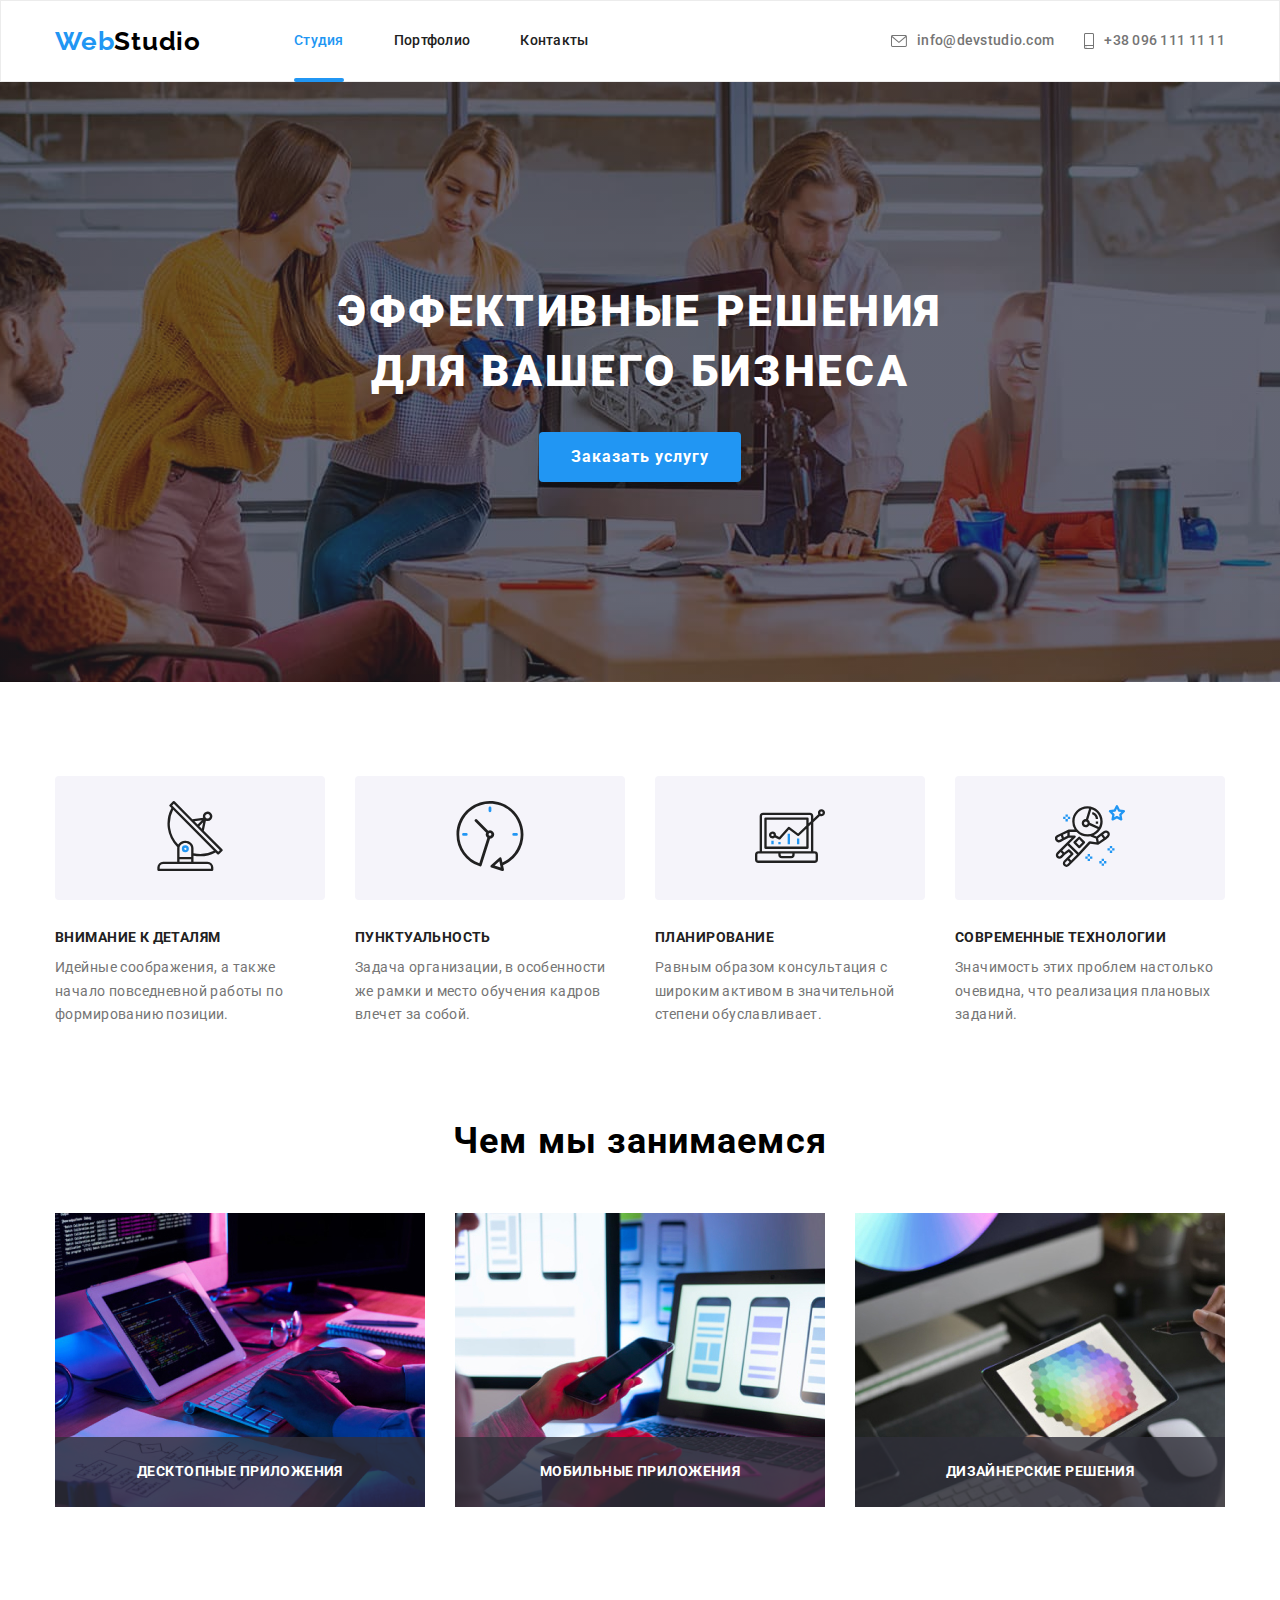
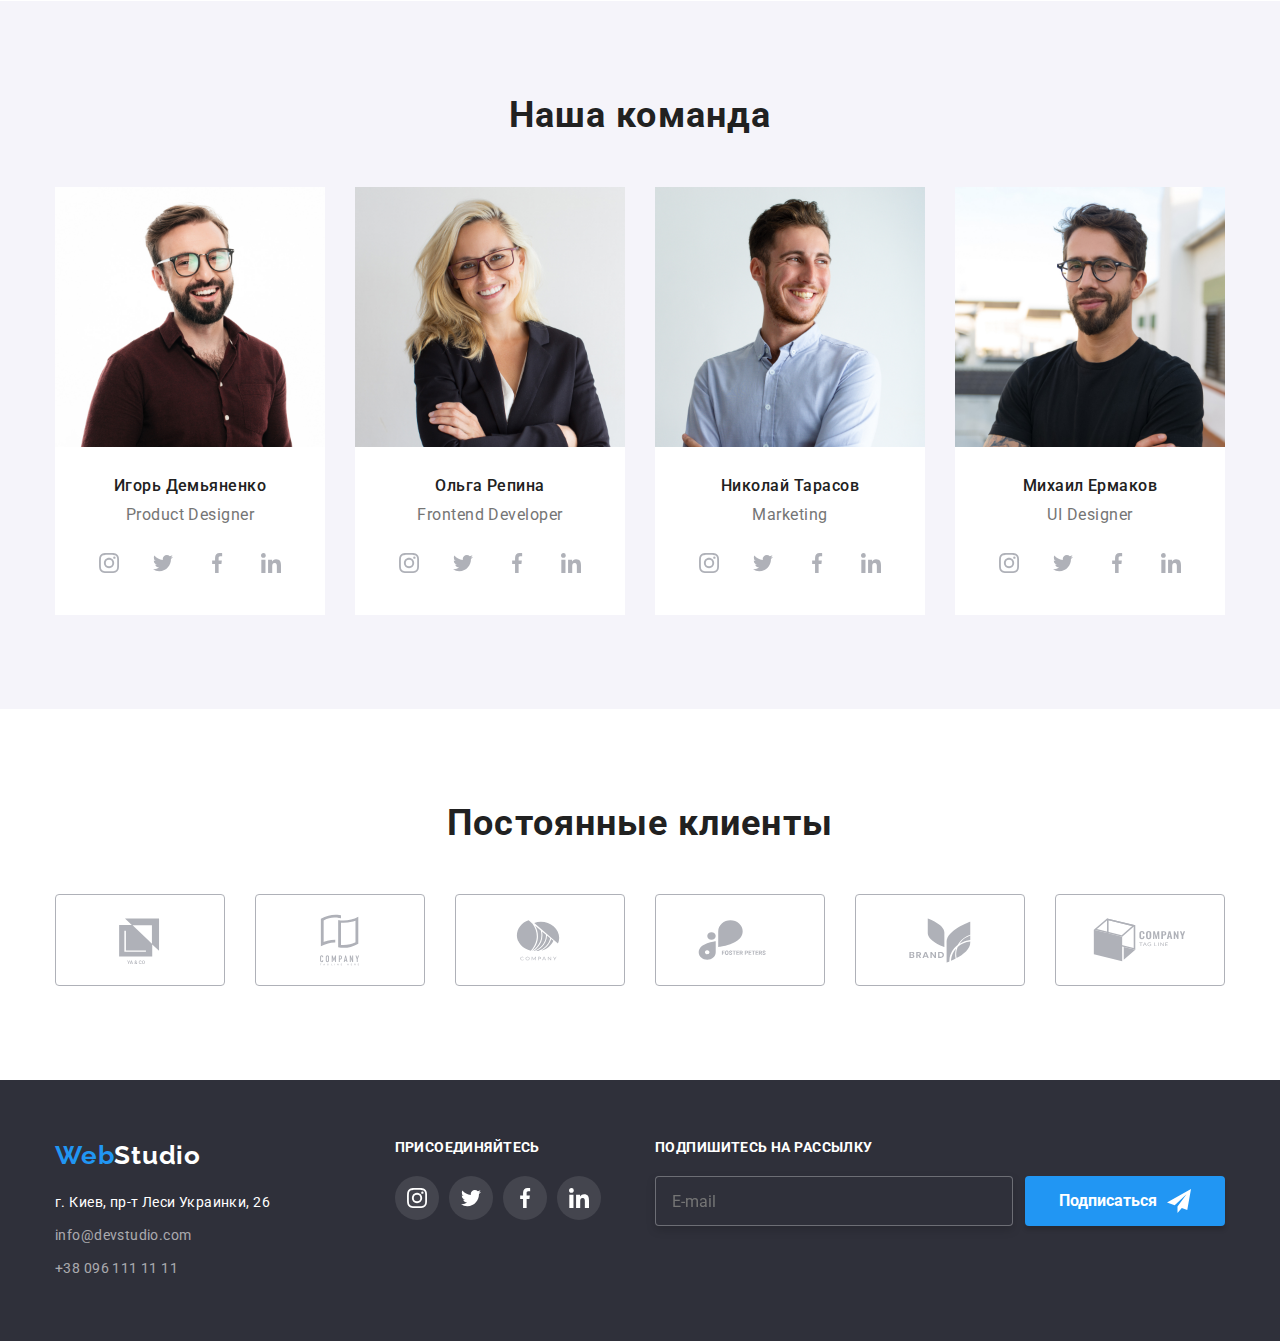
<file: index.html>
<!DOCTYPE html>
<html lang="ru">
  <head>
    <meta charset="UTF-8" />
    <meta http-equiv="X-UA-Compatible" content="IE=edge" />
    <meta name="viewport" content="width=device-width, initial-scale=1.0" />
    <title>WebStudio</title>
    <link rel="preconnect" href="https://fonts.googleapis.com" />
    <link rel="preconnect" href="https://fonts.gstatic.com" crossorigin />
    <link
      href="https://fonts.googleapis.com/css2?family=Raleway:wght@700&family=Roboto:wght@400;500;700;900&display=swap"
      rel="stylesheet"
    />
    <link
      rel="stylesheet"
      href="https://cdnjs.cloudflare.com/ajax/libs/modern-normalize/1.1.0/modern-normalize.min.css"
    />
    <link rel="stylesheet" href="./css/main.min.css" />
  </head>
  <body>
    <!-- Шапка -->
    <header class="page-header">
      <div class="container main-nav-div">
        <nav class="navigation">
          <a class="navigation__logotype link-decor" href="./index.html" lang="en">
            <span class="navigation__logo-web">Web</span
            ><span class="navigation__logo-studio">Studio</span>
          </a>

          <ul class="navigation__list list-decor">
            <li class="navigation__item">
              <a
                href="./index.html"
                class="navigation__link navigation__link--current-page link-decor"
                >Студия
              </a>
            </li>
            <li class="navigation__item">
              <a href="./pages/portfolio.html" class="navigation__link link-decor">Портфолио</a>
            </li>
            <li class="navigation__item">
              <a href="#" class="navigation__link link-decor">Контакты</a>
            </li>
          </ul>
        </nav>

        <ul class="contacts list-decor">
          <li class="contacts__item">
            <a href="mailto:info@devstudio.com" class="contacts__link link-decor">
              <svg class="contacts__envelope">
                <use href="./images/icons.svg#icon-envelope"></use>
              </svg>

              info@devstudio.com
            </a>
          </li>
          <li class="contacts__item">
            <a href="tel:+380961111111" class="contacts__link link-decor">
              <svg class="contacts__smartphone">
                <use href="./images/icons.svg#icon-smartphone"></use>
              </svg>

              +38 096 111 11 11
            </a>
          </li>
        </ul>
      </div>
    </header>

    <main>
      <!-- Герой -->
      <section class="hero">
        <div class="hero__div container">
          <h1 class="hero__title">
            Эффективные решения <br />
            для вашего бизнеса
          </h1>

          <button type="button" class="hero__button" data-modal-open>Заказать услугу</button>
        </div>
      </section>

      <!-- Качества -->
      <section class="qualities">
        <div class="qualities__div container">
          <h2 class="visually-hidden">Наши качества</h2>

          <ul class="qualities__list list-decor">
            <li class="qualities__item">
              <div class="qualities__div-antenna">
                <svg class="qualities__antenna">
                  <use href="./images/icons.svg#icon-antenna-1"></use>
                </svg>
              </div>

              <h3 class="qualities__hdr">Внимание к деталям</h3>

              <p class="qualities__dscrpt">
                Идейные соображения, а также начало повседневной работы по формированию позиции.
              </p>
            </li>

            <li class="qualities__item">
              <div class="qualities__div-clock">
                <svg class="qualities__clock">
                  <use href="./images/icons.svg#icon-clock-1"></use>
                </svg>
              </div>

              <h3 class="qualities__hdr">Пунктуальность</h3>

              <p class="qualities__dscrpt">
                Задача организации, в особенности же рамки и место обучения кадров влечет за собой.
              </p>
            </li>

            <li class="qualities__item">
              <div class="qualities__div-diagram">
                <svg class="qualities__diagram">
                  <use href="./images/icons.svg#icon-diagram-1"></use>
                </svg>
              </div>

              <h3 class="qualities__hdr">Планирование</h3>

              <p class="qualities__dscrpt">
                Равным образом консультация с широким активом в значительной степени обуславливает.
              </p>
            </li>

            <li class="qualities__item">
              <div class="qualities__div-astronaut">
                <svg class="qualities__astronaut">
                  <use href="./images/icons.svg#icon-astronaut-1"></use>
                </svg>
              </div>

              <h3 class="qualities__hdr">Современные технологии</h3>

              <p class="qualities__dscrpt">
                Значимость этих проблем настолько очевидна, что реализация плановых заданий.
              </p>
            </li>
          </ul>
        </div>
      </section>

      <!-- Задачи -->
      <section class="tasks section">
        <div class="tasks__div container">
          <h2 class="tasks__hdr">Чем мы занимаемся</h2>

          <ul class="tasks__list list-decor">
            <li class="tasks__item">
              <a href="#" class="tasks__link link-decor">
                <div class="tasks__banner">
                  <img src="./images/work1.jpg" alt="Пишем код" width="370" />
                  <div class="tasks__banner-text">
                    <h3 class="tasks__banner-hdr">Десктопные приложения</h3>
                  </div>
                </div>
              </a>
            </li>

            <li class="tasks__item">
              <a href="#" class="tasks__link link-decor">
                <div class="tasks__banner">
                  <img src="./images/work2.jpg" alt="Продвигаем" width="370" />
                  <div class="tasks__banner-text">
                    <h3 class="tasks__banner-hdr">Мобильные приложения</h3>
                  </div>
                </div>
              </a>
            </li>

            <li class="tasks__item">
              <a href="#" class="tasks__link link-decor">
                <div class="tasks__banner">
                  <img src="./images/work3.jpg" alt="Разрабатываем дизайн" width="370" />
                  <div class="tasks__banner-text">
                    <h3 class="tasks__banner-hdr">Дизайнерские решения</h3>
                  </div>
                </div>
              </a>
            </li>
          </ul>
        </div>
      </section>

      <!-- Команда -->
      <section class="team section">
        <div class="team__div container">
          <h2 class="team__hdr">Наша команда</h2>

          <ul class="team__list list-decor">
            <li class="team__item">
              <img src="./images/person1.jpg" alt="Игорь Демьяненко" width="270" />
              <div class="team__item-wrapper">
                <h3 class="team__person-hdr">Игорь Демьяненко</h3>

                <p class="team__person-dscrpt">Product Designer</p>

                <ul class="social__list list-decor">
                  <li class="social__item">
                    <a class="social__link">
                      <svg class="social__instagram" width="20px" height="20px">
                        <use href="./images/icons.svg#icon-instagram-1"></use>
                      </svg>
                    </a>
                  </li>

                  <li class="social__item">
                    <a class="social__link">
                      <svg class="social__twitter" width="20px" height="20px">
                        <use href="./images/icons.svg#icon-twitter-1"></use>
                      </svg>
                    </a>
                  </li>

                  <li class="social__item">
                    <a class="social__link">
                      <svg class="social__facebook" width="20px" height="20px">
                        <use href="./images/icons.svg#icon-facebook-1"></use>
                      </svg>
                    </a>
                  </li>

                  <li class="social__item">
                    <a class="social__link">
                      <svg class="social__linkedin" width="20px" height="20px">
                        <use href="./images/icons.svg#icon-linkedin-1"></use>
                      </svg>
                    </a>
                  </li>
                </ul>
              </div>
            </li>

            <li class="team__item">
              <img src="./images/person2.jpg" alt="Ольга Репина" width="270" />
              <div class="team__item-wrapper">
                <h3 class="team__person-hdr">Ольга Репина</h3>

                <p class="team__person-dscrpt">Frontend Developer</p>

                <ul class="social__list list-decor">
                  <li class="social__item">
                    <a class="social__link">
                      <svg class="social__instagram" width="20px" height="20px">
                        <use href="./images/icons.svg#icon-instagram-1"></use>
                      </svg>
                    </a>
                  </li>

                  <li class="social__item">
                    <a class="social__link">
                      <svg class="social__twitter" width="20px" height="20px">
                        <use href="./images/icons.svg#icon-twitter-1"></use>
                      </svg>
                    </a>
                  </li>

                  <li class="social__item">
                    <a class="social__link">
                      <svg class="social__facebook" width="20px" height="20px">
                        <use href="./images/icons.svg#icon-facebook-1"></use>
                      </svg>
                    </a>
                  </li>

                  <li class="social__item">
                    <a class="social__link">
                      <svg class="social__linkedin" width="20px" height="20px">
                        <use href="./images/icons.svg#icon-linkedin-1"></use>
                      </svg>
                    </a>
                  </li>
                </ul>
              </div>
            </li>

            <li class="team__item">
              <img src="./images/person3.jpg" alt="Николай Тарасов" width="270" />
              <div class="team__item-wrapper">
                <h3 class="team__person-hdr">Николай Тарасов</h3>

                <p class="team__person-dscrpt">Marketing</p>

                <ul class="social__list list-decor">
                  <li class="social__item">
                    <a class="social__link">
                      <svg class="social__instagram" width="20px" height="20px">
                        <use href="./images/icons.svg#icon-instagram-1"></use>
                      </svg>
                    </a>
                  </li>

                  <li class="social__item">
                    <a class="social__link">
                      <svg class="social__twitter" width="20px" height="20px">
                        <use href="./images/icons.svg#icon-twitter-1"></use>
                      </svg>
                    </a>
                  </li>

                  <li class="social__item">
                    <a class="social__link">
                      <svg class="social__facebook" width="20px" height="20px">
                        <use href="./images/icons.svg#icon-facebook-1"></use>
                      </svg>
                    </a>
                  </li>

                  <li class="social__item">
                    <a class="social__link">
                      <svg class="social__linkedin" width="20px" height="20px">
                        <use href="./images/icons.svg#icon-linkedin-1"></use>
                      </svg>
                    </a>
                  </li>
                </ul>
              </div>
            </li>

            <li class="team__item">
              <img src="./images/person4.jpg" alt="Михаил Ермаков" width="270" />
              <div class="team__item-wrapper">
                <h3 class="team__person-hdr">Михаил Ермаков</h3>

                <p class="team__person-dscrpt">UI Designer</p>

                <ul class="social__list list-decor">
                  <li class="social__item">
                    <a class="social__link">
                      <svg class="social__instagram" width="20px" height="20px">
                        <use href="./images/icons.svg#icon-instagram-1"></use>
                      </svg>
                    </a>
                  </li>

                  <li class="social__item">
                    <a class="social__link">
                      <svg class="social__twitter" width="20px" height="20px">
                        <use href="./images/icons.svg#icon-twitter-1"></use>
                      </svg>
                    </a>
                  </li>

                  <li class="social__item">
                    <a class="social__link">
                      <svg class="social__facebook" width="20px" height="20px">
                        <use href="./images/icons.svg#icon-facebook-1"></use>
                      </svg>
                    </a>
                  </li>

                  <li class="social__item">
                    <a class="social__link">
                      <svg class="social__linkedin" width="20px" height="20px">
                        <use href="./images/icons.svg#icon-linkedin-1"></use>
                      </svg>
                    </a>
                  </li>
                </ul>
              </div>
            </li>
          </ul>
        </div>
      </section>

      <!-- Клиенты -->
      <section class="clients section">
        <div class="clients__div container">
          <h2 class="clients__hdr">Постоянные клиенты</h2>

          <ul class="clients__list list-decor">
            <li class="clients__item">
              <a href="#" class="clients__link">
                <svg class="clients__logo">
                  <use href="./images/icons.svg#icon-Logo"></use>
                </svg>
              </a>
            </li>

            <li class="clients__item">
              <a href="#" class="clients__link">
                <svg class="clients__logo">
                  <use href="./images/icons.svg#icon-Logo-1"></use>
                </svg>
              </a>
            </li>

            <li class="clients__item">
              <a href="#" class="clients__link">
                <svg class="clients__logo">
                  <use href="./images/icons.svg#icon-Logo-2"></use>
                </svg>
              </a>
            </li>

            <li class="clients__item">
              <a href="#" class="clients__link">
                <svg class="clients__logo">
                  <use href="./images/icons.svg#icon-Logo-3"></use>
                </svg>
              </a>
            </li>

            <li class="clients__item">
              <a href="#" class="clients__link">
                <svg class="clients__logo">
                  <use href="./images/icons.svg#icon-Logo-4"></use>
                </svg>
              </a>
            </li>

            <li class="clients__item">
              <a href="#" class="clients__link">
                <svg class="clients__logo">
                  <use href="./images/icons.svg#icon-Logo-5"></use>
                </svg>
              </a>
            </li>
          </ul>
        </div>
      </section>
    </main>

    <!-- Футер -->
    <footer class="page-footer">
      <div class="ftr-contacts container">
        <div class="ftr-contacts__div">
          <a class="ftr-contacts__logotype link-decor" href="./index.html" lang="en">
            <span class="ftr-contacts__logo-web">Web</span
            ><span class="ftr-contacts__logo-studio">Studio</span>
          </a>

          <address class="address">
            <p class="address__paragraph">г. Киев, пр-т Леси Украинки, 26</p>

            <ul class="address__list list-decor">
              <li class="address__item">
                <a href="mailto:info@devstudio.com" class="address__mail link-decor"
                  >info@devstudio.com</a
                >
              </li>
              <li class="address__item">
                <a href="tel:+380961111111" class="address__phone link-decor">+38 096 111 11 11</a>
              </li>
            </ul>
          </address>
        </div>

        <div class="ftr-social">
          <h2 class="ftr-social__hdr">Присоединяйтесь</h2>

          <ul class="ftr-social__list list-decor">
            <li class="ftr-social__item">
              <a class="ftr-social__link">
                <svg class="ftr-social__instagram" width="20px" height="20px">
                  <use href="./images/icons.svg#icon-instagram-1"></use>
                </svg>
              </a>
            </li>

            <li class="ftr-social__item">
              <a class="ftr-social__link">
                <svg class="ftr-social__twitter" width="20px" height="20px">
                  <use href="./images/icons.svg#icon-twitter-1"></use>
                </svg>
              </a>
            </li>

            <li class="ftr-social__item">
              <a class="ftr-social__link">
                <svg class="ftr-social__facebook" width="20px" height="20px">
                  <use href="./images/icons.svg#icon-facebook-1"></use>
                </svg>
              </a>
            </li>

            <li class="ftr-social__item">
              <a class="ftr-social__link">
                <svg class="ftr-social__linkedin" width="20px" height="20px">
                  <use href="./images/icons.svg#icon-linkedin-1"></use>
                </svg>
              </a>
            </li>
          </ul>
        </div>

        <div class="ftr-mailing">
          <form class="ftr-mailing__form">
            <h2 class="ftr-mailing__hdr">Подпишитесь на рассылку</h2>

            <div class="subscribe-div">
              <input
                type="text"
                name="subscribe-ftr"
                id="mail-ftr"
                class="subscribe-div__input"
                placeholder="E-mail"
              />

              <button type="submit" class="subscribe-div__btn">
                <span class="subscribe-div__btn-text">Подписаться</span>
                <svg width="24" height="24">
                  <use href="./images/icons.svg#icon-telegram"></use>
                </svg>
              </button>
            </div>
          </form>
        </div>
      </div>
    </footer>

    <div class="backdrop is-hidden" data-modal>
      <div class="modal">
        <button type="button" class="modal__btn" data-modal-close>
          <svg width="11px" height="11px" class="modal__icon-close">
            <use href="./images/icons.svg#icon-modal-close"></use>
          </svg>
        </button>

        <form class="modal-form">
          <h2 class="modal-form__hdr">Оставьте свои данные, мы вам перезвоним</h2>

          <div class="modal-form__field">
            <label for="nickname" class="modal-form__label">Имя</label>
            <input type="text" name="nickname" id="nickname" class="modal-form__entry-field" />
            <svg width="12" height="12" class="modal-form__svg">
              <use href="./images/icons.svg#icon-modal-name"></use>
            </svg>
          </div>

          <div class="modal-form__field">
            <label for="phone" class="modal-form__label">Телефон</label>
            <input type="tel" name="phone" id="phone" class="modal-form__entry-field" />
            <svg width="13" height="13" class="modal-form__svg">
              <use href="./images/icons.svg#icon-modal-tel"></use>
            </svg>
          </div>

          <div class="modal-form__field">
            <label for="mail-modal" class="modal-form__label">Почта</label>
            <input type="email" name="mail-modal" id="mail-modal" class="modal-form__entry-field" />
            <svg width="15" height="12" class="modal-form__svg">
              <use href="./images/icons.svg#icon-modal-mail"></use>
            </svg>
          </div>

          <div class="modal-form__field area">
            <label for="comment" class="modal-form__label area">Комментарий</label>
            <textarea
              name="comment"
              id="comment"
              class="modal-form__entry-field area"
              placeholder="Введите текст"
            ></textarea>
          </div>

          <div class="modal-form__conditions">
            <label class="modal-form__conditions-label">
              <input type="checkbox" class="modal-form__checkbox-input" />

              <svg width="16" height="15" class="modal-form__svg-checkbox">
                <use
                  href="./images/icons.svg#icon-modal-checkbox-border"
                  class="modal-form__checkbox-border"
                ></use>
                <use
                  href="./images/icons.svg#icon-modal-checkbox"
                  class="modal-form__checkbox-accept"
                ></use>
              </svg>

              Соглашаюсь с рассылкой и принимаю
              <span class="modal-form__conditions-container">
                <a class="modal-form__conditions-link">Условия договора</a>
              </span>
            </label>
          </div>

          <div class="modal-form__submit">
            <button type="submit" class="modal-form__submit-btn">Отправить</button>
          </div>
        </form>
      </div>
    </div>

    <script src="./js/modal.js"></script>
  </body>
</html>
</file>
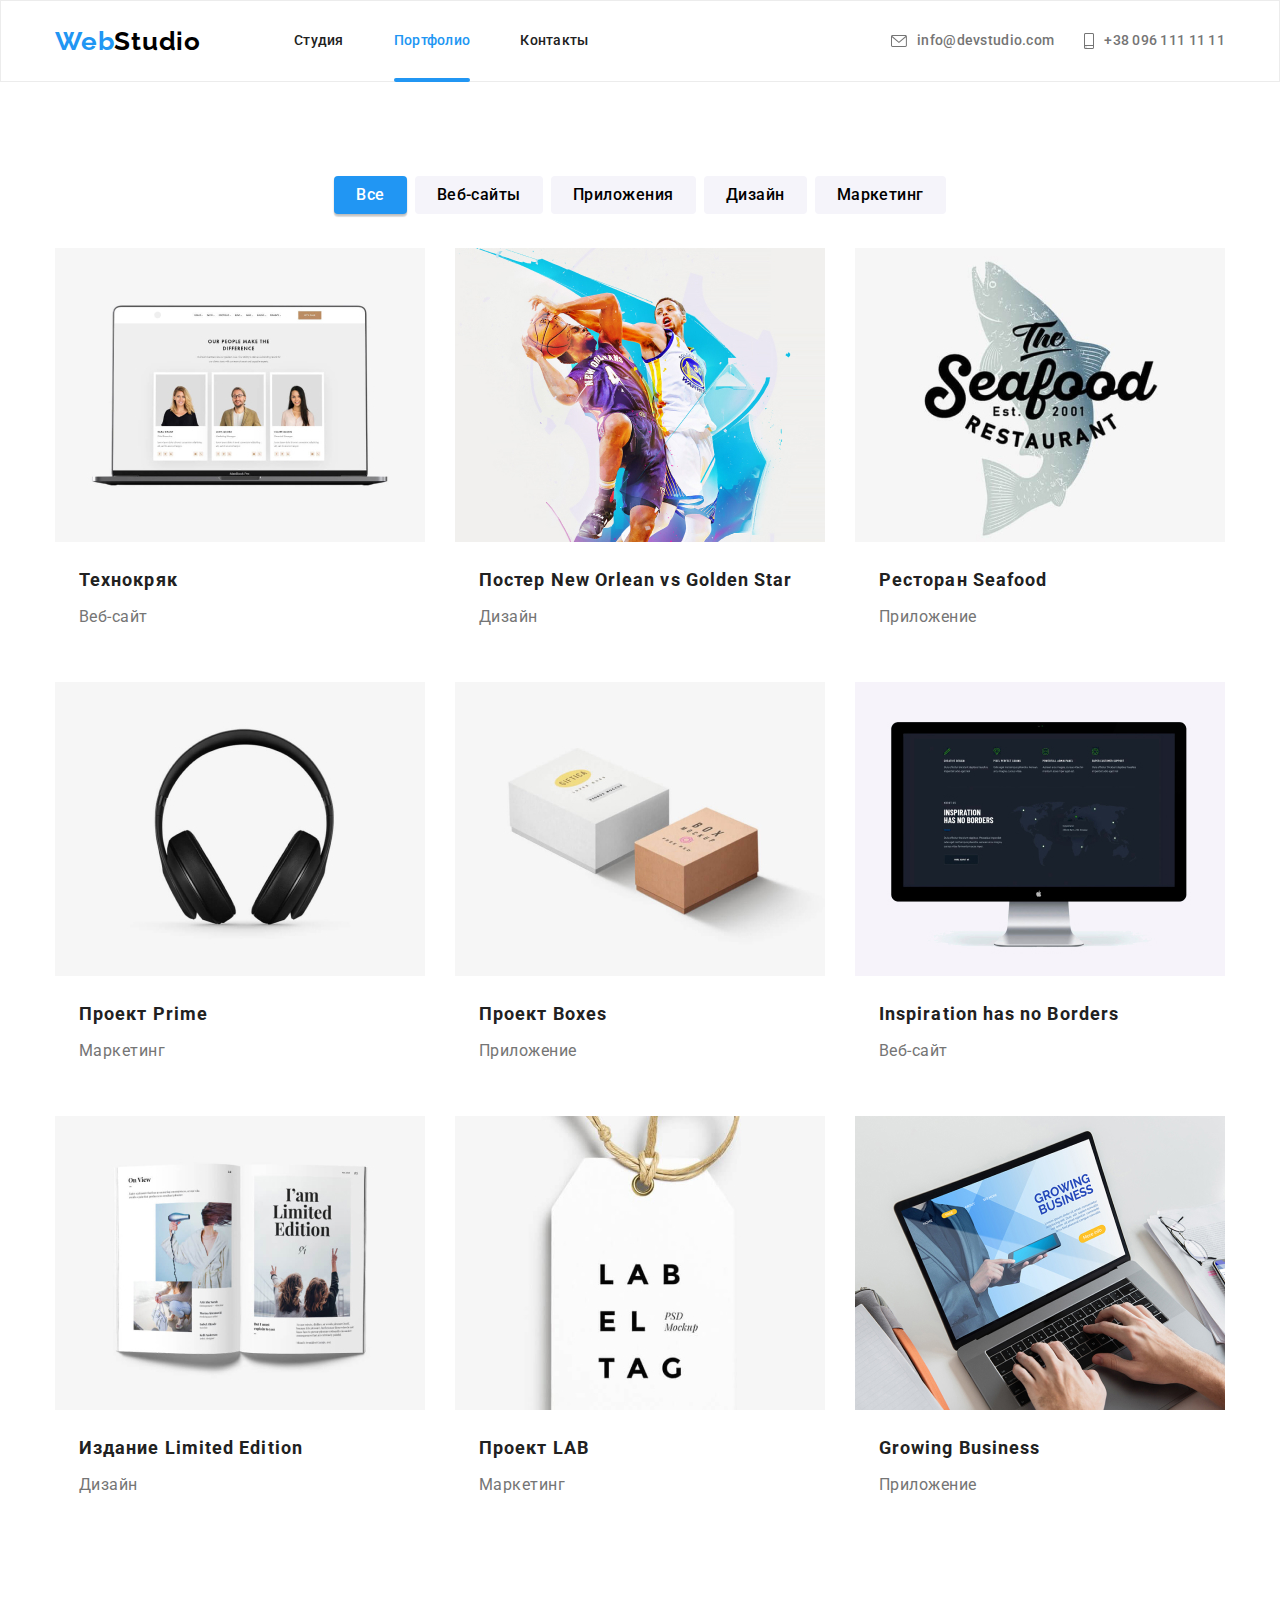
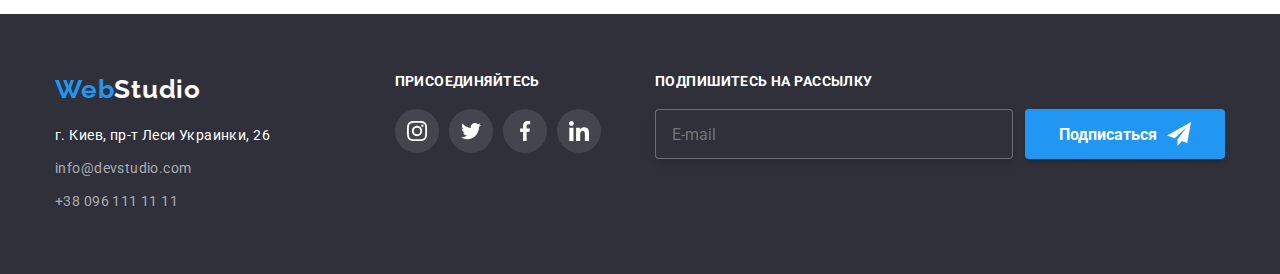
<file: pages/portfolio.html>
<!DOCTYPE html>
<html lang="ru">
  <head>
    <meta charset="UTF-8" />
    <meta http-equiv="X-UA-Compatible" content="IE=edge" />
    <meta name="viewport" content="width=device-width, initial-scale=1.0" />
    <title>Portfolio</title>
    <link rel="preconnect" href="https://fonts.googleapis.com" />
    <link rel="preconnect" href="https://fonts.gstatic.com" crossorigin />
    <link
      href="https://fonts.googleapis.com/css2?family=Raleway:wght@700&family=Roboto:wght@400;500;700;900&display=swap"
      rel="stylesheet"
    />
    <link
      rel="stylesheet"
      href="https://cdnjs.cloudflare.com/ajax/libs/modern-normalize/1.1.0/modern-normalize.min.css"
    />
    <link rel="stylesheet" href="../css/main.min.css" />
  </head>

  <body>
    <!-- Шапка -->
    <header class="page-header">
      <div class="container main-nav-div">
        <nav class="navigation">
          <a class="navigation__logotype link-decor" href="../index.html" lang="en">
            <span class="navigation__logo-web">Web</span
            ><span class="navigation__logo-studio">Studio</span>
          </a>

          <ul class="navigation__list list-decor">
            <li class="navigation__item">
              <a href="../index.html" class="navigation__link link-decor">Студия </a>
            </li>
            <li class="navigation__item">
              <a
                href="./portfolio.html"
                class="navigation__link navigation__link--current-page link-decor"
                >Портфолио</a
              >
            </li>
            <li class="navigation__item">
              <a href="#" class="navigation__link link-decor">Контакты</a>
            </li>
          </ul>
        </nav>

        <ul class="contacts list-decor">
          <li class="contacts__item">
            <a href="mailto:info@devstudio.com" class="contacts__link link-decor">
              <svg class="contacts__envelope">
                <use href="../images/icons.svg#icon-envelope"></use>
              </svg>

              info@devstudio.com
            </a>
          </li>
          <li class="contacts__item">
            <a href="tel:+380961111111" class="contacts__link link-decor">
              <svg class="contacts__smartphone">
                <use href="../images/icons.svg#icon-smartphone"></use>
              </svg>

              +38 096 111 11 11
            </a>
          </li>
        </ul>
      </div>
    </header>

    <main>
      <!-- Фильтр -->
      <section class="filter-projects">
        <div class="container">
          <h1 class="visually-hidden">Наши проекты</h1>

          <ul class="filter list-decor">
            <li class="filter__item">
              <button type="button" class="filter__btn filter__btn--current-filter">Все</button>
            </li>
            <li class="filter__item">
              <button type="button" class="filter__btn">Веб-сайты</button>
            </li>
            <li class="filter__item">
              <button type="button" class="filter__btn">Приложения</button>
            </li>
            <li class="filter__item">
              <button type="button" class="filter__btn">Дизайн</button>
            </li>
            <li class="filter__item">
              <button type="button" class="filter__btn">Маркетинг</button>
            </li>
          </ul>

          <!-- Проекты -->
          <ul class="projects list-decor">
            <li class="projects__item">
              <a class="projects__card">
                <div class="projects__card-thumb">
                  <img
                    class="projects__card-img"
                    src="../images/project1.jpg"
                    alt="Технокряк"
                    width="370"
                  />

                  <div class="projects__card-info">
                    <p class="projects__card-text">
                      Технокряк это современная площадка распространения коронавируса. Компании
                      используют эту платформу для цифрового шпионажа и атак на защищённые сервера
                      конкурентов.
                    </p>
                  </div>
                </div>

                <div class="projects__card-content">
                  <h2 class="projects__hdr">Технокряк</h2>

                  <p class="projects__dscrpt">Веб-сайт</p>
                </div>
              </a>
            </li>

            <li class="projects__item">
              <a class="projects__card">
                <div class="projects__card-thumb">
                  <img
                    class="projects__card-img"
                    src="../images/project2.jpg"
                    alt="Постер New Orlean vs Golden Star"
                    width="370"
                  />

                  <div class="projects__card-info">
                    <p class="projects__card-text">
                      Технокряк это современная площадка распространения коронавируса. Компании
                      используют эту платформу для цифрового шпионажа и атак на защищённые сервера
                      конкурентов.
                    </p>
                  </div>
                </div>

                <div class="projects__card-content">
                  <h2 lang="en" class="projects__hdr">Постер New Orlean vs Golden Star</h2>

                  <p class="projects__dscrpt">Дизайн</p>
                </div>
              </a>
            </li>

            <li class="projects__item">
              <a class="projects__card">
                <div class="projects__card-thumb">
                  <img
                    class="projects__card-img"
                    src="../images/project3.jpg"
                    alt="Ресторан Seafood"
                    width="370"
                  />

                  <div class="projects__card-info">
                    <p class="projects__card-text">
                      Технокряк это современная площадка распространения коронавируса. Компании
                      используют эту платформу для цифрового шпионажа и атак на защищённые сервера
                      конкурентов.
                    </p>
                  </div>
                </div>

                <div class="projects__card-content">
                  <h2 lang="en" class="projects__hdr">Ресторан Seafood</h2>

                  <p class="projects__dscrpt">Приложение</p>
                </div>
              </a>
            </li>

            <li class="projects__item">
              <a class="projects__card">
                <div class="projects__card-thumb">
                  <img
                    class="projects__card-img"
                    src="../images/project4.jpg"
                    alt="Проект Prime"
                    width="370"
                  />

                  <div class="projects__card-info">
                    <p class="projects__card-text">
                      Технокряк это современная площадка распространения коронавируса. Компании
                      используют эту платформу для цифрового шпионажа и атак на защищённые сервера
                      конкурентов.
                    </p>
                  </div>
                </div>

                <div class="projects__card-content">
                  <h2 lang="en" class="projects__hdr">Проект Prime</h2>

                  <p class="projects__dscrpt">Маркетинг</p>
                </div>
              </a>
            </li>

            <li class="projects__item">
              <a class="projects__card">
                <div class="projects__card-thumb">
                  <img
                    class="projects__card-img"
                    src="../images/project5.jpg"
                    alt="Проект Boxes"
                    width="370"
                  />

                  <div class="projects__card-info">
                    <p class="projects__card-text">
                      Технокряк это современная площадка распространения коронавируса. Компании
                      используют эту платформу для цифрового шпионажа и атак на защищённые сервера
                      конкурентов.
                    </p>
                  </div>
                </div>

                <div class="projects__card-content">
                  <h2 lang="en" class="projects__hdr">Проект Boxes</h2>

                  <p class="projects__dscrpt">Приложение</p>
                </div>
              </a>
            </li>

            <li class="projects__item">
              <a class="projects__card">
                <div class="projects__card-thumb">
                  <img
                    class="projects__card-img"
                    src="../images/project6.jpg"
                    alt="Inspiration has no Borders"
                    width="370"
                  />

                  <div class="projects__card-info">
                    <p class="projects__card-text">
                      Технокряк это современная площадка распространения коронавируса. Компании
                      используют эту платформу для цифрового шпионажа и атак на защищённые сервера
                      конкурентов.
                    </p>
                  </div>
                </div>

                <div class="projects__card-content">
                  <h2 lang="en" class="projects__hdr">Inspiration has no Borders</h2>

                  <p class="projects__dscrpt">Веб-сайт</p>
                </div>
              </a>
            </li>

            <li class="projects__item">
              <a class="projects__card">
                <div class="projects__card-thumb">
                  <img
                    class="projects__card-img"
                    src="../images/project7.jpg"
                    alt="Издание Limited Edition"
                    width="370"
                  />

                  <div class="projects__card-info">
                    <p class="projects__card-text">
                      Технокряк это современная площадка распространения коронавируса. Компании
                      используют эту платформу для цифрового шпионажа и атак на защищённые сервера
                      конкурентов.
                    </p>
                  </div>
                </div>

                <div class="projects__card-content">
                  <h2 lang="en" class="projects__hdr">Издание Limited Edition</h2>

                  <p class="projects__dscrpt">Дизайн</p>
                </div>
              </a>
            </li>

            <li class="projects__item">
              <a class="projects__card">
                <div class="projects__card-thumb">
                  <img
                    class="projects__card-img"
                    src="../images/project8.jpg"
                    alt="Проект LAB"
                    width="370"
                  />

                  <div class="projects__card-info">
                    <p class="projects__card-text">
                      Технокряк это современная площадка распространения коронавируса. Компании
                      используют эту платформу для цифрового шпионажа и атак на защищённые сервера
                      конкурентов.
                    </p>
                  </div>
                </div>

                <div class="projects__card-content">
                  <h2 lang="en" class="projects__hdr">Проект LAB</h2>

                  <p class="projects__dscrpt">Маркетинг</p>
                </div>
              </a>
            </li>

            <li class="projects__item">
              <a class="projects__card">
                <div class="projects__card-thumb">
                  <img
                    class="projects__card-img"
                    src="../images/project9.jpg"
                    alt="Growing Business"
                    width="370"
                  />

                  <div class="projects__card-info">
                    <p class="projects__card-text">
                      Технокряк это современная площадка распространения коронавируса. Компании
                      используют эту платформу для цифрового шпионажа и атак на защищённые сервера
                      конкурентов.
                    </p>
                  </div>
                </div>

                <div class="projects__card-content">
                  <h2 lang="en" class="projects__hdr">Growing Business</h2>

                  <p class="projects__dscrpt">Приложение</p>
                </div>
              </a>
            </li>
          </ul>
        </div>
      </section>
    </main>

    <!-- Футер -->
    <footer class="page-footer">
      <div class="ftr-contacts container">
        <div class="ftr-contacts__div">
          <a class="ftr-contacts__logotype link-decor" href="./index.html" lang="en">
            <span class="ftr-contacts__logo-web">Web</span
            ><span class="ftr-contacts__logo-studio">Studio</span>
          </a>

          <address class="address">
            <p class="address__paragraph">г. Киев, пр-т Леси Украинки, 26</p>

            <ul class="address__list list-decor">
              <li class="address__item">
                <a href="mailto:info@devstudio.com" class="address__mail link-decor"
                  >info@devstudio.com</a
                >
              </li>
              <li class="address__item">
                <a href="tel:+380961111111" class="address__phone link-decor">+38 096 111 11 11</a>
              </li>
            </ul>
          </address>
        </div>

        <div class="ftr-social">
          <h2 class="ftr-social__hdr">Присоединяйтесь</h2>

          <ul class="ftr-social__list list-decor">
            <li class="ftr-social__item">
              <a class="ftr-social__link">
                <svg class="ftr-social__instagram" width="20px" height="20px">
                  <use href="../images/icons.svg#icon-instagram-1"></use>
                </svg>
              </a>
            </li>

            <li class="ftr-social__item">
              <a class="ftr-social__link">
                <svg class="ftr-social__twitter" width="20px" height="20px">
                  <use href="../images/icons.svg#icon-twitter-1"></use>
                </svg>
              </a>
            </li>

            <li class="ftr-social__item">
              <a class="ftr-social__link">
                <svg class="ftr-social__facebook" width="20px" height="20px">
                  <use href="../images/icons.svg#icon-facebook-1"></use>
                </svg>
              </a>
            </li>

            <li class="ftr-social__item">
              <a class="ftr-social__link">
                <svg class="ftr-social__linkedin" width="20px" height="20px">
                  <use href="../images/icons.svg#icon-linkedin-1"></use>
                </svg>
              </a>
            </li>
          </ul>
        </div>

        <div class="ftr-mailing">
          <form class="ftr-mailing__form">
            <h2 class="ftr-mailing__hdr">Подпишитесь на рассылку</h2>

            <div class="subscribe-div">
              <input
                type="text"
                name="subscribe"
                id="mail"
                class="subscribe-div__input"
                placeholder="E-mail"
              />

              <button type="submit" class="subscribe-div__btn">
                <span class="subscribe-div__btn-text">Подписаться</span>
                <svg width="24" height="24">
                  <use href="../images/icons.svg#icon-telegram"></use>
                </svg>
              </button>
            </div>
          </form>
        </div>
      </div>
    </footer>
  </body>
</html>
</file>
<file: css/main.min.css>
body{font-family:Roboto, sans-serif;color:var(--title-text-color)}h1,h2,h3{margin:0;padding:0}p{margin:0;padding:0}ul{margin:0;padding:0}img{max-width:100%;height:auto;display:block}button{padding:0}.list-decor{list-style:none}.link-decor{text-decoration:none}.container{width:1200px;margin-left:auto;margin-right:auto;padding-left:15px;padding-right:15px}.section{padding:94px 0}.visually-hidden{position:absolute;width:1px;height:1px;margin:-1px;padding:0;overflow:hidden;border:0;clip:rect(0 0 0 0)}.page-header{background:#fff;border:1px solid #ececec}.navigation{display:-webkit-box;display:-ms-flexbox;display:flex;-webkit-box-align:center;-ms-flex-align:center;align-items:center}.navigation__logotype{font-family:Raleway, cursive;font-weight:bold;font-size:26px;line-height:1.19;letter-spacing:0.03em}.navigation__logo-web{color:#2196f3}.navigation__logo-studio{color:#000}.navigation__link{font-weight:500;font-size:14px;line-height:1.14;letter-spacing:0.02em;color:#212121;position:relative}.navigation__link:hover,.navigation__link:focus{color:#2196f3;-webkit-transition-timing-function:cubic-bezier(0.4, 0, 0.2, 1);transition-timing-function:cubic-bezier(0.4, 0, 0.2, 1);-webkit-transition-duration:250ms;transition-duration:250ms}.navigation__link--current-page{color:#2196f3}.navigation__link--current-page::after{display:inline-block;position:absolute;content:'';width:100%;height:4px;bottom:-1px;left:0;border-radius:2px;background-color:#2196f3}.navigation__list{display:-webkit-box;display:-ms-flexbox;display:flex;margin-left:93px}.navigation__list .navigation__item:not(:last-child){margin-right:50px}.navigation__list .navigation__link{display:block;padding-top:32px;padding-bottom:32px}.contacts{display:-webkit-box;display:-ms-flexbox;display:flex;margin-left:auto}.contacts .contacts__item:not(:last-child){margin-right:30px}.contacts__item .contacts__link{display:-webkit-box;display:-ms-flexbox;display:flex;-webkit-box-align:center;-ms-flex-align:center;align-items:center}.contacts__link{font-weight:500;font-size:14px;line-height:1.14;letter-spacing:0.02em;color:#757575;fill:#757575}.contacts__link:hover,.contacts__link:focus{color:#2196f3;fill:#2196f3;-webkit-transition-timing-function:cubic-bezier(0.4, 0, 0.2, 1);transition-timing-function:cubic-bezier(0.4, 0, 0.2, 1);-webkit-transition-duration:250ms;transition-duration:250ms}.contacts__envelope{width:16px;height:12px}.contacts__smartphone{width:10px;height:16px}.contacts__envelope,.contacts__smartphone{margin-right:10px}.main-nav-div{display:-webkit-box;display:-ms-flexbox;display:flex;-webkit-box-align:center;-ms-flex-align:center;align-items:center}.hero{max-width:1600px;background:#2f303a;text-align:center;padding:200px 0;margin:0 auto;background-image:-webkit-gradient(linear, left top, right top, from(rgba(47,48,58,0.4)), to(rgba(47,48,58,0.4))),url(../images/hero_img.jpg);background-image:linear-gradient(to right, rgba(47,48,58,0.4), rgba(47,48,58,0.4)),url(../images/hero_img.jpg);background-repeat:no-repeat;background-position:center;background-size:cover}.hero__title{margin-bottom:30px;font-weight:900;font-size:44px;line-height:1.36;letter-spacing:0.06em;text-transform:uppercase;color:#fff}.hero__button{font-weight:bold;font-size:16px;line-height:1.87;letter-spacing:0.06em;color:#fff;padding:10px 32px 10px 32px;background:#2196f3;-webkit-box-shadow:0px 4px 4px rgba(0,0,0,0.15);box-shadow:0px 4px 4px rgba(0,0,0,0.15);border-radius:4px;border:0;cursor:pointer}.qualities{padding-top:94px}.qualities__hdr{font-weight:bold;font-size:14px;line-height:1.14;letter-spacing:0.03em;text-transform:uppercase;color:#212121}.qualities__dscrpt{font-size:14px;line-height:1.7;letter-spacing:0.03em;color:#757575;margin-top:10px}.qualities__list{display:-webkit-box;display:-ms-flexbox;display:flex}.qualities__list .qualities__item:not(:last-child){margin-right:30px}.qualities__list .qualities__item{-ms-flex-preferred-size:270px;flex-basis:270px}.qualities__antenna,.qualities__clock,.qualities__diagram,.qualities__astronaut{width:70px;height:70px}.qualities__div-antenna,.qualities__div-clock,.qualities__div-diagram,.qualities__div-astronaut{background:#f5f4fa;border-radius:4px;padding:25px 100px;margin-bottom:30px}.tasks__hdr{font-weight:bold;font-size:36px;line-height:1.16;text-align:center;letter-spacing:0.03em;color:title-text-color;margin-bottom:50px}.tasks__list{display:-webkit-box;display:-ms-flexbox;display:flex}.tasks__list .tasks__item:not(:last-child){margin-right:30px}.tasks__banner{position:relative}.tasks__banner-text{position:absolute;width:100%;height:70px;bottom:0;padding:27px 0;background:rgba(47,48,58,0.8)}.tasks__banner-hdr{font-weight:bold;font-size:14px;line-height:1.14;text-align:center;letter-spacing:0.03em;text-transform:uppercase;color:#fff}.team{background:#f5f4fa}.team__hdr{font-weight:bold;font-size:36px;line-height:1.16;text-align:center;letter-spacing:0.03em;color:#212121;margin-bottom:50px}.team__person-hdr{font-weight:500;font-size:16px;line-height:1.18;text-align:center;letter-spacing:0.03em;color:#212121}.team__person-dscrpt{font-size:16px;line-height:1.18;text-align:center;letter-spacing:0.03em;color:#757575;margin-top:10px}.team__item-wrapper{padding:30px 32px;background:#fff}.team__list{display:-webkit-box;display:-ms-flexbox;display:flex}.team__list .team__item:not(:last-child){margin-right:30px}.team__list .team_item{-webkit-box-shadow:0px 1px 3px rgba(0,0,0,0.12),0px 1px 1px rgba(0,0,0,0.14),0px 2px 1px rgba(0,0,0,0.2);box-shadow:0px 1px 3px rgba(0,0,0,0.12),0px 1px 1px rgba(0,0,0,0.14),0px 2px 1px rgba(0,0,0,0.2);border-radius:0px 0px 4px 4px}.social__list{display:-webkit-box;display:-ms-flexbox;display:flex;-webkit-box-pack:center;-ms-flex-pack:center;justify-content:center;margin-top:16px}.social__list .social__item:not(:last-child){margin-right:10px}.social__link{display:-webkit-box;display:-ms-flexbox;display:flex;-webkit-box-pack:center;-ms-flex-pack:center;justify-content:center;-webkit-box-align:center;-ms-flex-align:center;align-items:center;width:44px;height:44px;border-radius:50%;border:none;background:#fff;fill:#afb1b8;cursor:pointer}.social__link:hover{background:#2196f3;fill:#fff;-webkit-transition-timing-function:cubic-bezier(0.4, 0, 0.2, 1);transition-timing-function:cubic-bezier(0.4, 0, 0.2, 1);-webkit-transition-duration:250ms;transition-duration:250ms}.clients__hdr{font-weight:bold;font-size:36px;line-height:1.16;text-align:center;letter-spacing:0.03em;color:#212121;margin-bottom:50px}.clients__list{display:-webkit-box;display:-ms-flexbox;display:flex;-webkit-box-pack:center;-ms-flex-pack:center;justify-content:center}.clients__list .clients__link{display:-webkit-box;display:-ms-flexbox;display:flex;-webkit-box-align:center;-ms-flex-align:center;align-items:center;-webkit-box-pack:center;-ms-flex-pack:center;justify-content:center;padding:16px 32px;fill:#afb1b8}.clients__list .clients__link:hover,.clients__list .clients__link:focus{fill:#2196f3;-webkit-transition-timing-function:cubic-bezier(0.4, 0, 0.2, 1);transition-timing-function:cubic-bezier(0.4, 0, 0.2, 1);-webkit-transition-duration:250ms;transition-duration:250ms}.clients__logo{width:106px;height:60px}.clients__list .clients__item{width:170px;height:92px;border:1px solid #afb1b8;border-radius:4px}.clients__list .clients__item:not(:last-child){margin-right:30px}.clients__list .clients__item:hover,.clients__list .clients__item:focus{border-color:#2196f3;-webkit-transition-timing-function:cubic-bezier(0.4, 0, 0.2, 1);transition-timing-function:cubic-bezier(0.4, 0, 0.2, 1);-webkit-transition-duration:250ms;transition-duration:250ms}.page-footer{background:#2f303a;padding:60px 0}.ftr-contacts__logotype{font-family:Raleway, cursive;font-weight:bold;font-size:26px;line-height:1.19;letter-spacing:0.03em;display:block;margin-bottom:20px}.ftr-contacts__logo-web{color:#2196f3}.ftr-contacts__logo-studio{color:#fff}.address__paragraph{font-style:normal;font-size:14px;line-height:1.71;letter-spacing:0.03em;color:#fff;display:block;margin-bottom:9px}.address__list .address__item:not(:last-child){margin-bottom:9px}.ftr-social__hdr{font-weight:bold;font-style:normal;font-size:14px;line-height:1.14;letter-spacing:0.03em;text-transform:uppercase;color:#fff}.ftr-social__list{display:-webkit-box;display:-ms-flexbox;display:flex;margin-top:20px}.ftr-social__list .ftr-social__item:not(:last-child){margin-right:10px}.ftr-social__link{display:-webkit-box;display:-ms-flexbox;display:flex;-webkit-box-align:center;-ms-flex-align:center;align-items:center;-webkit-box-pack:center;-ms-flex-pack:center;justify-content:center;width:44px;height:44px;border-radius:50%;border:none;background:rgba(255,255,255,0.1);fill:#fff;cursor:pointer}.ftr-social__link:hover{background:#2196f3;fill:#fff;-webkit-transition-timing-function:cubic-bezier(0.4, 0, 0.2, 1);transition-timing-function:cubic-bezier(0.4, 0, 0.2, 1);-webkit-transition-duration:250ms;transition-duration:250ms}.address__mail{font-style:normal;font-size:14px;line-height:1.71;letter-spacing:0.03em;color:rgba(255,255,255,0.6)}.address__phone{font-style:normal;font-size:14px;line-height:1.71;letter-spacing:0.03em;color:rgba(255,255,255,0.6)}.ftr-contacts{display:-webkit-box;display:-ms-flexbox;display:flex;-webkit-box-align:start;-ms-flex-align:start;align-items:flex-start;-webkit-box-pack:justify;-ms-flex-pack:justify;justify-content:space-between}.ftr-contacts__div{margin-right:70px}.ftr-mailing__hdr{font-weight:bold;font-size:14px;line-height:1.14;letter-spacing:0.03em;text-transform:uppercase;color:#fff}.ftr-mailing__form{width:570px;height:86px}.subscribe-div{display:-webkit-box;display:-ms-flexbox;display:flex;-webkit-box-pack:justify;-ms-flex-pack:justify;justify-content:space-between;margin-top:20px}.subscribe-div__input{width:358px;height:50px;padding-left:16px;background:#2f303a;border:1px solid rgba(255,255,255,0.3);-webkit-filter:drop-shadow(0px 4px 4px rgba(0,0,0,0.15));filter:drop-shadow(0px 4px 4px rgba(0,0,0,0.15));border-radius:4px;-webkit-transition-timing-function:cubic-bezier(0.4, 0, 0.2, 1);transition-timing-function:cubic-bezier(0.4, 0, 0.2, 1);-webkit-transition-duration:250ms;transition-duration:250ms}.subscribe-div__btn{width:200px;height:50px;border-style:none;background:#2196f3;-webkit-box-shadow:0px 4px 4px rgba(0,0,0,0.15);box-shadow:0px 4px 4px rgba(0,0,0,0.15);border-radius:4px;display:-webkit-box;display:-ms-flexbox;display:flex;-webkit-box-align:center;-ms-flex-align:center;align-items:center;-webkit-box-pack:center;-ms-flex-pack:center;justify-content:center;cursor:pointer}.subscribe-div__btn-text{font-weight:bold;font-size:16px;line-height:1.87;color:#fff;margin-right:10px}.backdrop{position:fixed;top:0;left:0;width:100%;height:100%;background:rgba(0,0,0,0.2)}.is-hidden{opacity:0;pointer-events:none}.modal{position:absolute;top:50%;left:50%;-webkit-transform:translate(-50%, -50%);transform:translate(-50%, -50%);width:528px;height:581px;padding:40px;background:#fff;-webkit-box-shadow:0px 1px 3px rgba(0,0,0,0.12),0px 1px 1px rgba(0,0,0,0.14),0px 2px 1px rgba(0,0,0,0.2);box-shadow:0px 1px 3px rgba(0,0,0,0.12),0px 1px 1px rgba(0,0,0,0.14),0px 2px 1px rgba(0,0,0,0.2);border-radius:4px}.modal__btn{position:absolute;top:8px;right:8px;width:30px;height:30px;display:-webkit-box;display:-ms-flexbox;display:flex;-webkit-box-align:center;-ms-flex-align:center;align-items:center;-webkit-box-pack:center;-ms-flex-pack:center;justify-content:center;border-radius:50%;background:#fff;border:1px solid rgba(0,0,0,0.1);cursor:pointer;-webkit-transition-timing-function:cubic-bezier(0.4, 0, 0.2, 1);transition-timing-function:cubic-bezier(0.4, 0, 0.2, 1);-webkit-transition-duration:250ms;transition-duration:250ms}.modal__btn:hover{fill:#2196f3}.modal-form__hdr{font-weight:bold;font-size:20px;line-height:1.15;text-align:center;letter-spacing:0.03em;color:#212121;margin-bottom:30px}.modal-form__field{position:relative;width:100%;margin-bottom:28px}.modal-form__field:focus-within>.modal-form__svg{fill:#2196f3;-webkit-transition-timing-function:cubic-bezier(0.4, 0, 0.2, 1);transition-timing-function:cubic-bezier(0.4, 0, 0.2, 1);-webkit-transition-duration:250ms;transition-duration:250ms}.modal-form__entry-field{width:100%;height:40px;padding-left:42px;border:1px solid rgba(33,33,33,0.2);-webkit-box-sizing:border-box;box-sizing:border-box;border-radius:4px;outline:none}.modal-form__entry-field:focus{border:1px solid #2196f3;-webkit-box-sizing:border-box;box-sizing:border-box;border-radius:4px;-webkit-transition-timing-function:cubic-bezier(0.4, 0, 0.2, 1);transition-timing-function:cubic-bezier(0.4, 0, 0.2, 1);-webkit-transition-duration:250ms;transition-duration:250ms}.modal-form__svg{position:absolute;left:15px;top:14px}.modal-form__entry-field.area{height:120px;padding:12px 16px;font-size:12px;line-height:1.16;letter-spacing:0.01em;resize:none}.modal-form__label{position:absolute;left:0;bottom:44px;font-size:12px;line-height:1.16;letter-spacing:0.01em;color:#757575}.modal-form__field.area{margin-bottom:20px}.modal-form__label.area{bottom:128px}.modal-form__conditions{margin-bottom:30px}.modal-form__conditions-label{display:-webkit-box;display:-ms-flexbox;display:flex;-webkit-box-align:center;-ms-flex-align:center;align-items:center;-ms-flex-pack:distribute;justify-content:space-around;font-size:14px;line-height:1.71;letter-spacing:0.03em;color:#757575}.modal-form__conditions-container{display:block;position:relative}.modal-form__conditions-link{color:#2196f3;cursor:pointer}.modal-form__conditions-link::after{content:' ';position:absolute;left:0;bottom:5px;width:100%;height:1px;background-color:#2196f3}.modal-form__checkbox-accept{display:none}.modal-form__checkbox-input:checked+.modal-form__svg-checkbox .modal-form__checkbox-accept{display:block;-webkit-transition-timing-function:cubic-bezier(0.4, 0, 0.2, 1);transition-timing-function:cubic-bezier(0.4, 0, 0.2, 1);-webkit-transition-duration:250ms;transition-duration:250ms}.modal-form__checkbox-input:checked+.modal-form__svg-checkbox .modal-form__checkbox-border{display:none;-webkit-transition-timing-function:cubic-bezier(0.4, 0, 0.2, 1);transition-timing-function:cubic-bezier(0.4, 0, 0.2, 1);-webkit-transition-duration:250ms;transition-duration:250ms}.modal-form__checkbox-input{-webkit-appearance:none;-moz-appearance:none;appearance:none}.modal-form__svg-checkbox{cursor:pointer}.modal-form__submit{display:-webkit-box;display:-ms-flexbox;display:flex;-webkit-box-pack:center;-ms-flex-pack:center;justify-content:center}.modal-form__submit-btn{width:200px;height:50px;background-color:#2196f3;-webkit-box-shadow:0px 4px 4px rgba(0,0,0,0.15);box-shadow:0px 4px 4px rgba(0,0,0,0.15);border-radius:4px;border-style:none;font-weight:bold;font-size:16px;line-height:1.87;text-align:center;letter-spacing:0.06em;color:#fff;cursor:pointer;-webkit-transition-timing-function:cubic-bezier(0.4, 0, 0.2, 1);transition-timing-function:cubic-bezier(0.4, 0, 0.2, 1);-webkit-transition-duration:250ms;transition-duration:250ms}.modal-form__submit-btn:hover{background-color:#188ce8}.filter{display:-webkit-box;display:-ms-flexbox;display:flex;-webkit-box-pack:center;-ms-flex-pack:center;justify-content:center;margin-bottom:34px}.filter-projects{padding:94px 0}.filter .filter__item:not(:last-child){margin-right:8px}.filter__btn{font-weight:500;font-size:16px;line-height:1.62;text-align:center;letter-spacing:0.03em;padding:6px 22px 6px 22px;background:#f5f4fa;border-radius:4px;border:0;cursor:pointer}.filter__btn:hover,.filter__btn:focus{background:#2196f3;-webkit-box-shadow:0px 3px 1px rgba(0,0,0,0.1),0px 1px 2px rgba(0,0,0,0.08),0px 2px 2px rgba(0,0,0,0.12);box-shadow:0px 3px 1px rgba(0,0,0,0.1),0px 1px 2px rgba(0,0,0,0.08),0px 2px 2px rgba(0,0,0,0.12);color:#fff;-webkit-transition-timing-function:cubic-bezier(0.4, 0, 0.2, 1);transition-timing-function:cubic-bezier(0.4, 0, 0.2, 1);-webkit-transition-duration:250ms;transition-duration:250ms}.filter__btn--current-filter{background:#2196f3;-webkit-box-shadow:0px 3px 1px rgba(0,0,0,0.1),0px 1px 2px rgba(0,0,0,0.08),0px 2px 2px rgba(0,0,0,0.12);box-shadow:0px 3px 1px rgba(0,0,0,0.1),0px 1px 2px rgba(0,0,0,0.08),0px 2px 2px rgba(0,0,0,0.12);color:#fff}.projects{display:-webkit-box;display:-ms-flexbox;display:flex;-ms-flex-wrap:wrap;flex-wrap:wrap;margin-left:-30px;margin-top:-30px}.projects .projects__item{-ms-flex-preferred-size:calc(100% / 3 - 30px);flex-basis:calc(100% / 3 - 30px);margin-left:30px;margin-top:30px}.projects__card{display:block;cursor:pointer}.projects__card:hover{-webkit-box-shadow:0px 1px 1px rgba(0,0,0,0.12),0px 4px 4px rgba(0,0,0,0.06),1px 4px 6px rgba(0,0,0,0.16);box-shadow:0px 1px 1px rgba(0,0,0,0.12),0px 4px 4px rgba(0,0,0,0.06),1px 4px 6px rgba(0,0,0,0.16);-webkit-transition-timing-function:cubic-bezier(0.4, 0, 0.2, 1);transition-timing-function:cubic-bezier(0.4, 0, 0.2, 1);-webkit-transition:250ms;transition:250ms}.projects__card-content{padding:20px 24px;border:1px solid var(--card-border)}.projects__card-thumb{position:relative;overflow:hidden}.projects__card-info{position:absolute;top:100%;left:0;width:100%;height:100%;padding:63px 24px;background-color:rgba(33,150,243,0.9);-webkit-transition-timing-function:cubic-bezier(0.4, 0, 0.2, 1);transition-timing-function:cubic-bezier(0.4, 0, 0.2, 1);-webkit-transition:250ms;transition:250ms;opacity:0}.projects__card-text{font-size:18px;line-height:1.55;letter-spacing:0.03em;color:#fff}.projects__card:hover .projects__card-thumb>.projects__card-info{opacity:1;top:0}.projects__hdr{font-weight:bold;font-size:18px;line-height:2;letter-spacing:0.06em;color:#212121;margin-bottom:4px}.projects__dscrpt{font-size:16px;line-height:1.87;letter-spacing:0.03em;color:#757575}
/*# sourceMappingURL=main.min.css.map */
</file>
